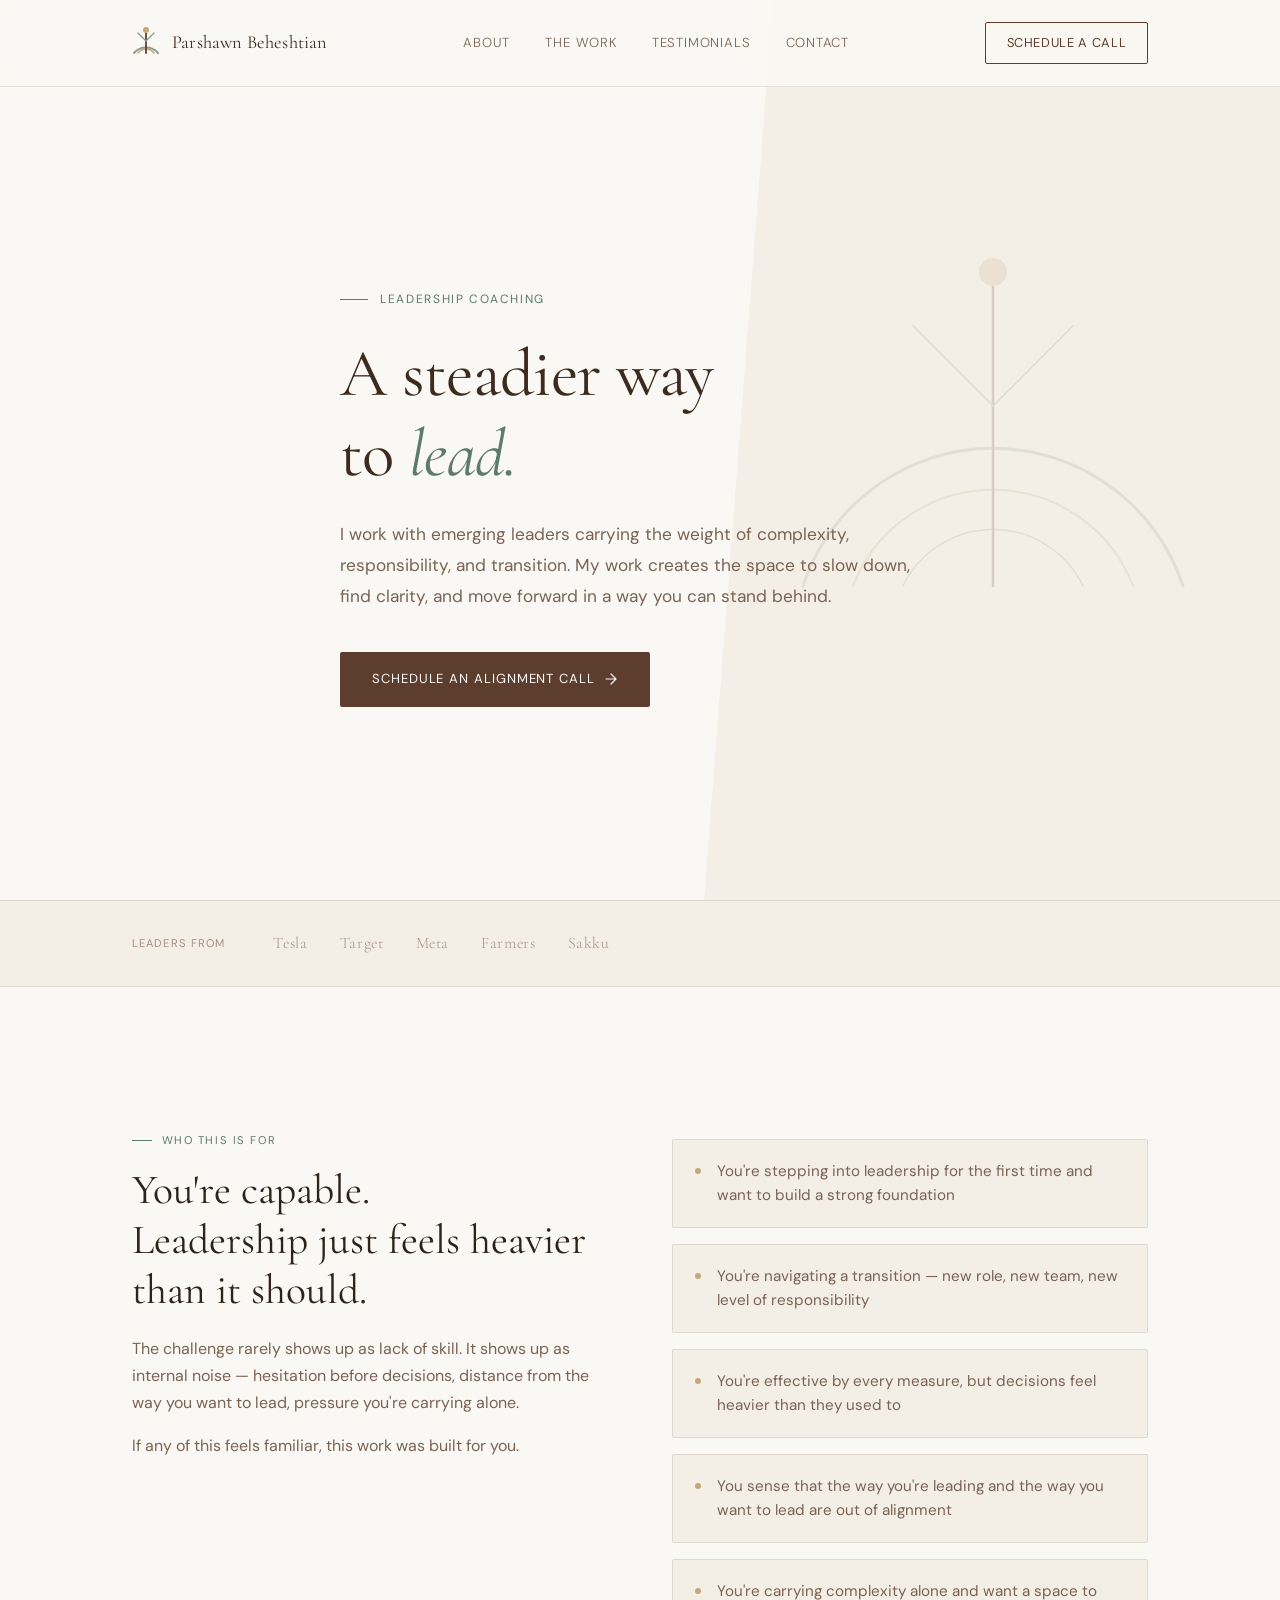
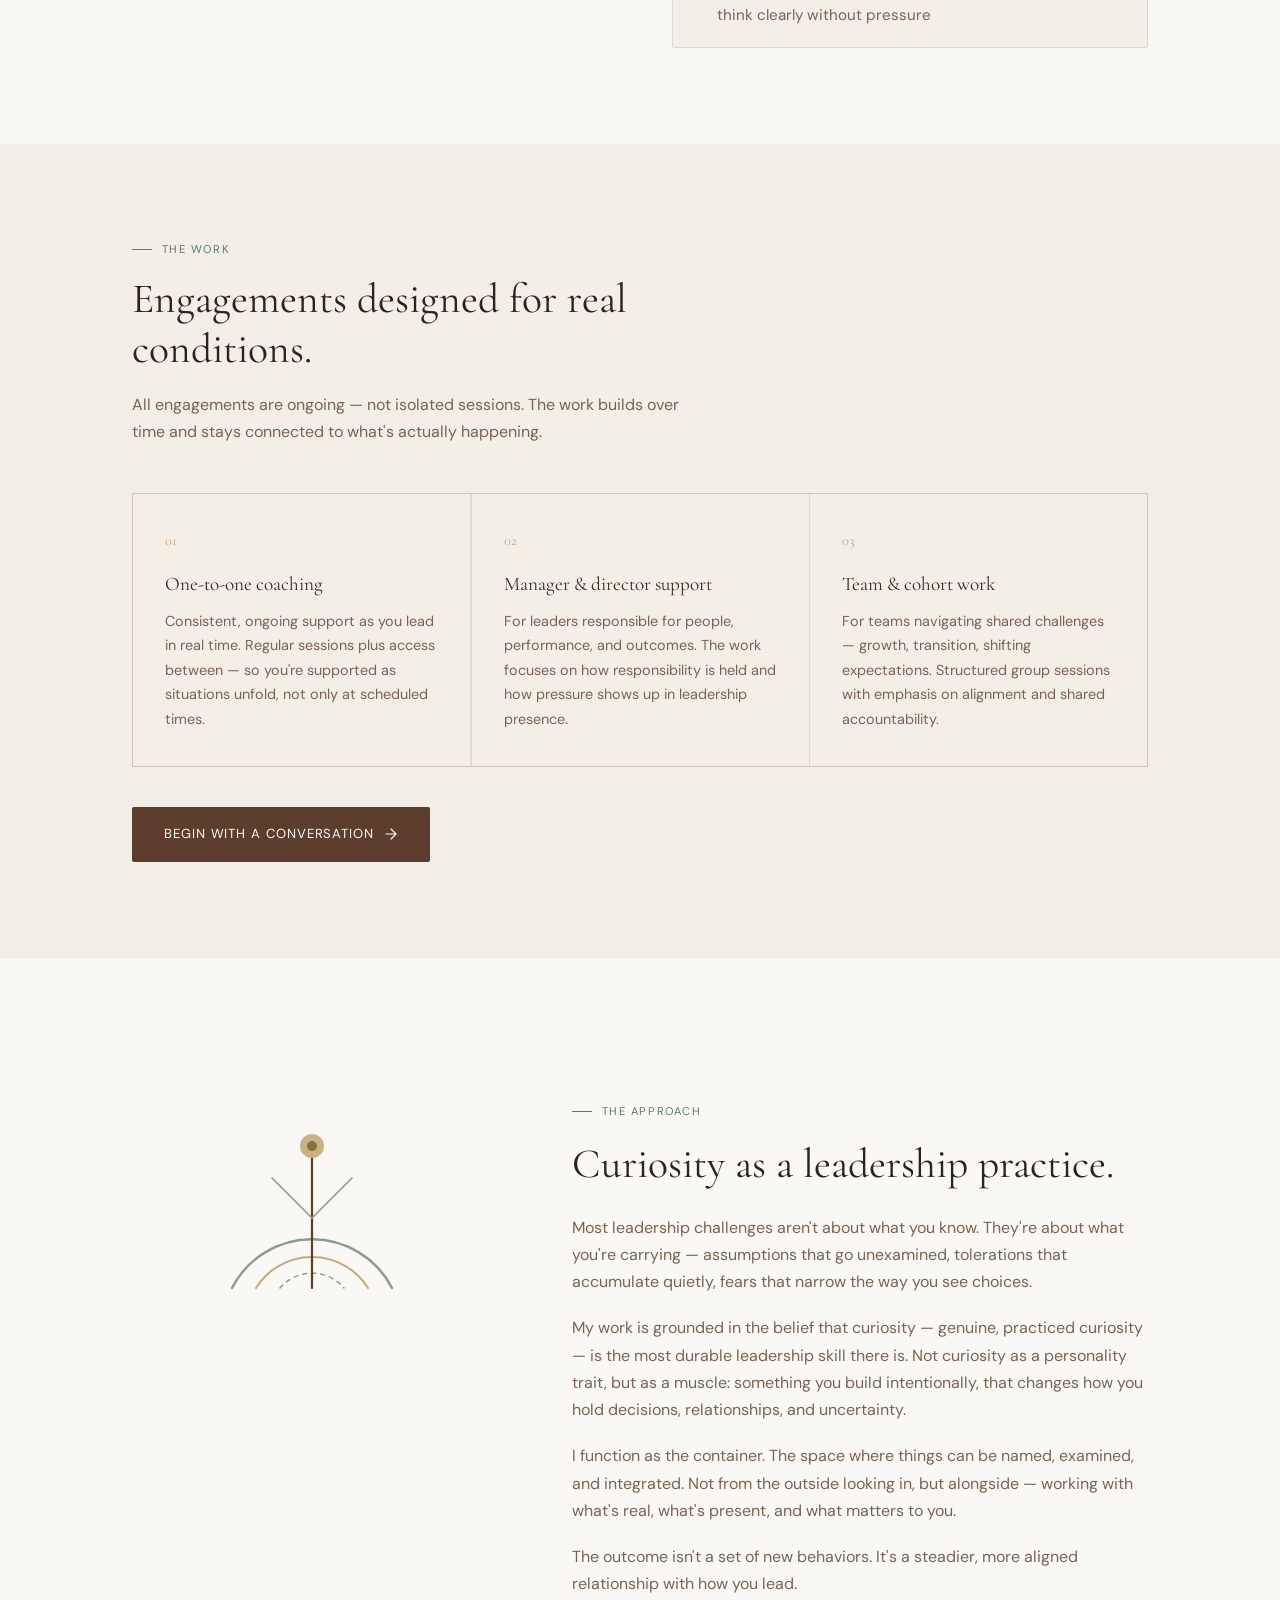
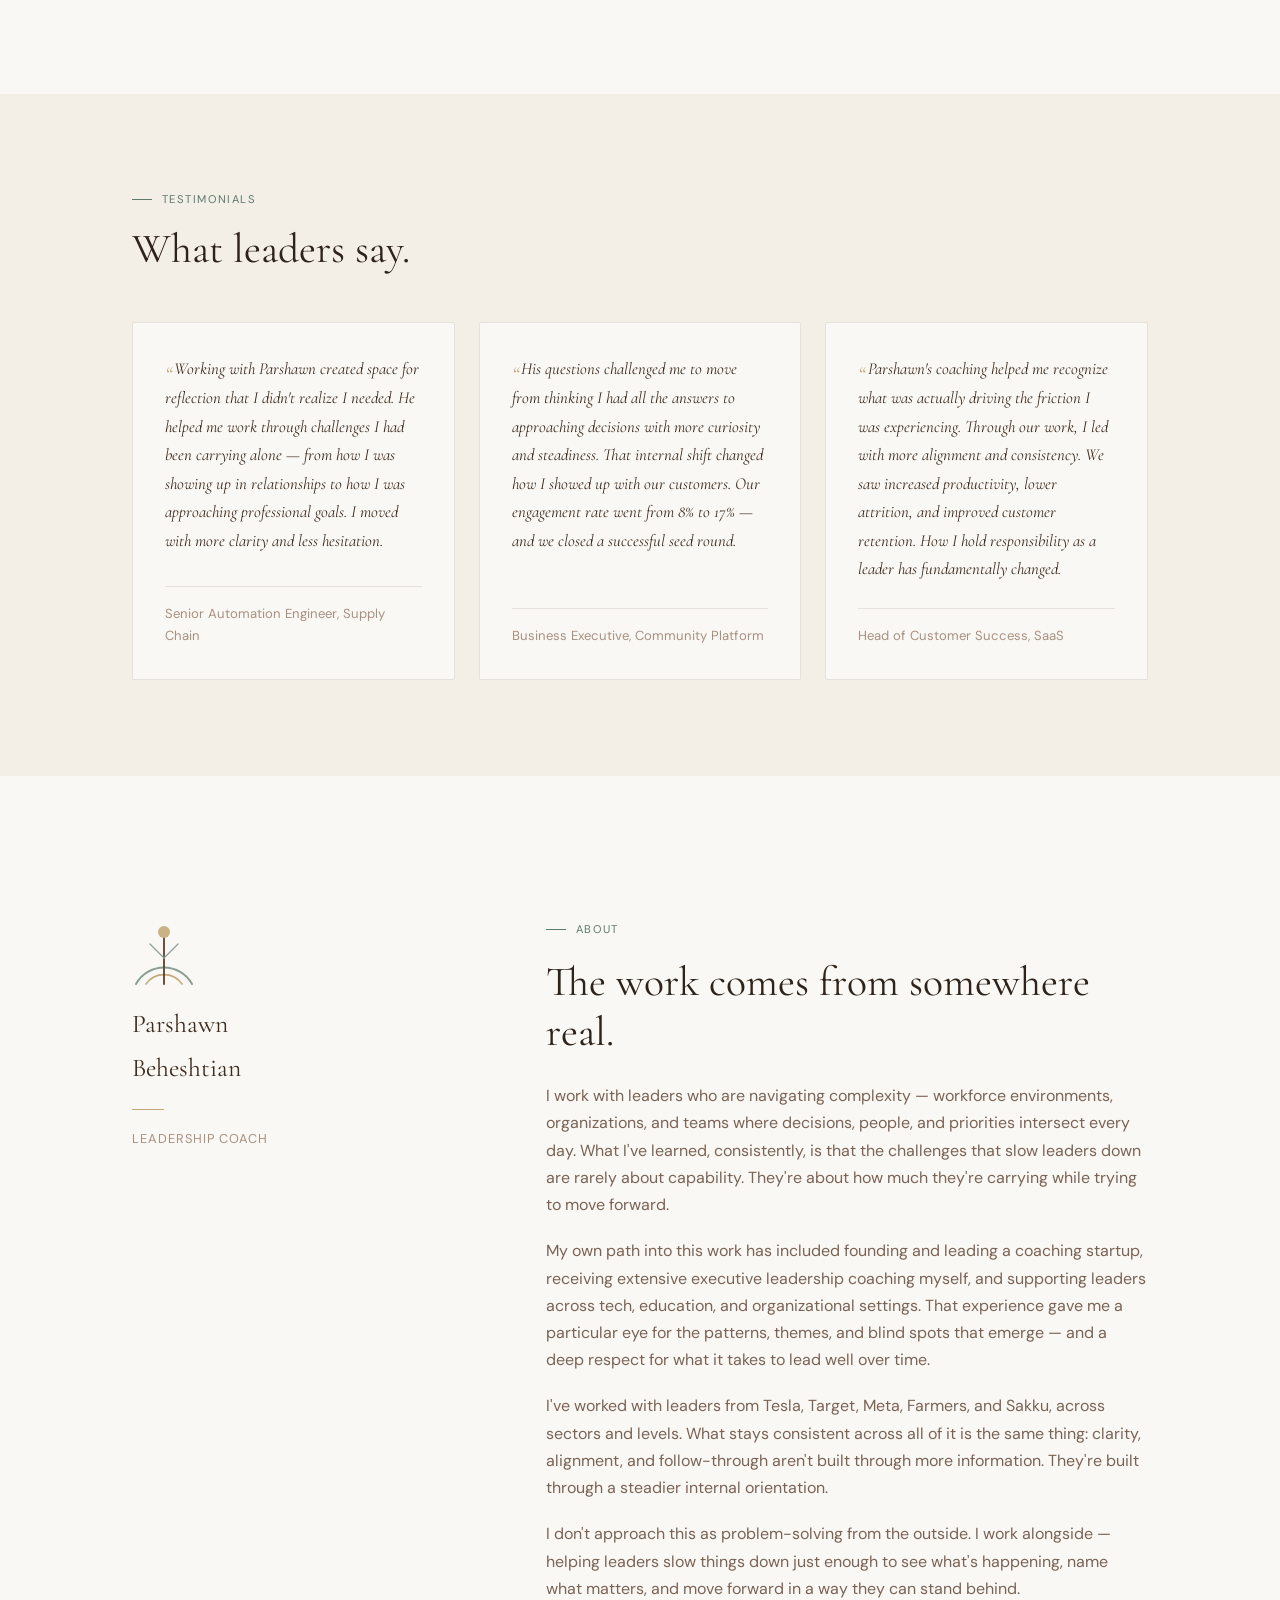
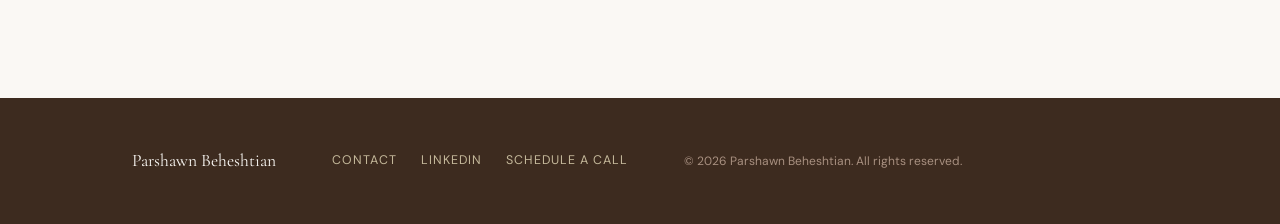
<file: parshawn-website/index.html>
<!DOCTYPE html>
<html lang="en">
<head>
  <meta charset="UTF-8"/>
  <meta name="viewport" content="width=device-width, initial-scale=1.0"/>
  <meta name="description" content="Parshawn Beheshtian — Leadership coaching for emerging leaders navigating complexity, transition, and growth."/>
  <meta name="author" content="Parshawn Beheshtian"/>
  <meta name="robots" content="index, follow"/>
  <link rel="canonical" href="https://parshawn.com/"/>

  <!-- Open Graph -->
  <meta property="og:type" content="website"/>
  <meta property="og:url" content="https://parshawn.com/"/>
  <meta property="og:title" content="Parshawn Beheshtian — Leadership Coaching"/>
  <meta property="og:description" content="I work with emerging leaders navigating complexity, transition, and growth. Coaching that creates space to slow down, find clarity, and move forward."/>
  <meta property="og:image" content="https://parshawn.com/og-image.png"/>
  <meta property="og:site_name" content="Parshawn Beheshtian"/>

  <!-- Twitter Card -->
  <meta name="twitter:card" content="summary_large_image"/>
  <meta name="twitter:title" content="Parshawn Beheshtian — Leadership Coaching"/>
  <meta name="twitter:description" content="I work with emerging leaders navigating complexity, transition, and growth."/>
  <meta name="twitter:image" content="https://parshawn.com/og-image.png"/>

  <title>Parshawn Beheshtian — Leadership Coaching</title>
  <link rel="stylesheet" href="css/style.css"/>
  <link rel="icon" type="image/svg+xml" href="emblem-favicon.svg"/>
</head>
<body>

<!-- ── Navigation ── -->
<nav id="nav">
  <div class="nav-inner">
    <a href="/" class="nav-emblem" aria-label="Home">
      <svg width="28" height="32" viewBox="0 0 28 32" fill="none" xmlns="http://www.w3.org/2000/svg" aria-hidden="true">
        <path d="M2,26 A16,16 0 0,1 26,26" stroke="#8A9E94" stroke-width="2" stroke-linecap="round" fill="none"/>
        <path d="M6,26 A10,10 0 0,1 22,26" stroke="#C4A87A" stroke-width="1.5" stroke-linecap="round" fill="none"/>
        <line x1="14" y1="26" x2="14" y2="6" stroke="#5C3D2E" stroke-width="1.8" stroke-linecap="round"/>
        <line x1="14" y1="14" x2="22" y2="6" stroke="#8A9E94" stroke-width="1.3" stroke-linecap="round"/>
        <line x1="14" y1="14" x2="6" y2="6" stroke="#8A9E94" stroke-width="1.3" stroke-linecap="round"/>
        <circle cx="14" cy="3" r="3" fill="#C4A87A"/>
      </svg>
      <span class="nav-name">Parshawn Beheshtian</span>
    </a>
    <div class="nav-links" id="nav-links">
      <a href="#about">About</a>
      <a href="#work">The Work</a>
      <a href="#testimonials">Testimonials</a>
      <a href="pages/contact.html">Contact</a>
    </div>
    <a href="https://calendly.com/parshawn/discovery" target="_blank" rel="noopener" class="nav-cta">Schedule a call</a>
    <button class="hamburger" id="hamburger" aria-label="Open menu">
      <span></span><span></span><span></span>
    </button>
  </div>
</nav>

<!-- ── Hero ── -->
<section class="hero">
  <div class="container">
    <div class="hero-content">
      <p class="hero-eyebrow">Leadership Coaching</p>
      <h1>A steadier way<br>to <em>lead.</em></h1>
      <p class="hero-body">
        I work with emerging leaders carrying the weight of complexity, responsibility, and transition. My work creates the space to slow down, find clarity, and move forward in a way you can stand behind.
      </p>
      <a href="https://calendly.com/parshawn/discovery" target="_blank" rel="noopener" class="btn-primary">
        Schedule an alignment call
        <svg viewBox="0 0 14 14" fill="none" xmlns="http://www.w3.org/2000/svg">
          <path d="M2 7h10M7 2l5 5-5 5" stroke="currentColor" stroke-width="1.2" stroke-linecap="round" stroke-linejoin="round"/>
        </svg>
      </a>
    </div>
  </div>

  <!-- Large background emblem -->
  <div class="hero-emblem" aria-hidden="true">
    <svg width="420" height="480" viewBox="0 0 420 480" fill="none" xmlns="http://www.w3.org/2000/svg">
      <path d="M20,380 A200,200 0 0,1 400,380" stroke="#8A9E94" stroke-width="3" stroke-linecap="round"/>
      <path d="M70,380 A150,150 0 0,1 350,380" stroke="#C4A87A" stroke-width="2" stroke-linecap="round"/>
      <path d="M120,380 A100,100 0 0,1 300,380" stroke="#8A9E94" stroke-width="1.5" stroke-linecap="round"/>
      <line x1="210" y1="380" x2="210" y2="80" stroke="#5C3D2E" stroke-width="2.5" stroke-linecap="round"/>
      <line x1="210" y1="200" x2="290" y2="120" stroke="#8A9E94" stroke-width="1.8" stroke-linecap="round"/>
      <line x1="210" y1="200" x2="130" y2="120" stroke="#8A9E94" stroke-width="1.8" stroke-linecap="round"/>
      <circle cx="210" cy="66" r="14" fill="#C4A87A"/>
    </svg>
  </div>
</section>

<!-- ── Social Proof ── -->
<div class="proof-bar">
  <div class="proof-inner">
    <span class="proof-label">Leaders from</span>
    <div class="proof-orgs">
      <span>Tesla</span>
      <span>Target</span>
      <span>Meta</span>
      <span>Farmers</span>
      <span>Sakku</span>
    </div>
  </div>
</div>

<!-- ── Who This Is For ── -->
<section class="section for-section" id="for">
  <div class="container">
    <div class="for-grid">
      <div class="for-text fade-in">
        <p class="section-tag">Who this is for</p>
        <h2>You're capable.<br>Leadership just feels heavier than it should.</h2>
        <p style="margin-top: 1.2rem;">The challenge rarely shows up as lack of skill. It shows up as internal noise — hesitation before decisions, distance from the way you want to lead, pressure you're carrying alone.</p>
        <p>If any of this feels familiar, this work was built for you.</p>
      </div>
      <div class="for-signals fade-in">
        <div class="signal-item">
          <div class="signal-dot"></div>
          <p class="signal-text">You're stepping into leadership for the first time and want to build a strong foundation</p>
        </div>
        <div class="signal-item">
          <div class="signal-dot"></div>
          <p class="signal-text">You're navigating a transition — new role, new team, new level of responsibility</p>
        </div>
        <div class="signal-item">
          <div class="signal-dot"></div>
          <p class="signal-text">You're effective by every measure, but decisions feel heavier than they used to</p>
        </div>
        <div class="signal-item">
          <div class="signal-dot"></div>
          <p class="signal-text">You sense that the way you're leading and the way you want to lead are out of alignment</p>
        </div>
        <div class="signal-item">
          <div class="signal-dot"></div>
          <p class="signal-text">You're carrying complexity alone and want a space to think clearly without pressure</p>
        </div>
      </div>
    </div>
  </div>
</section>

<!-- ── The Work ── -->
<section class="section work-section" id="work">
  <div class="container">
    <div class="work-intro fade-in">
      <p class="section-tag">The work</p>
      <h2>Engagements designed for real conditions.</h2>
      <p style="margin-top: 1rem;">All engagements are ongoing — not isolated sessions. The work builds over time and stays connected to what's actually happening.</p>
    </div>
    <div class="work-grid fade-in">
      <div class="work-card">
        <p class="work-num">01</p>
        <h3>One-to-one coaching</h3>
        <p>Consistent, ongoing support as you lead in real time. Regular sessions plus access between — so you're supported as situations unfold, not only at scheduled times.</p>
      </div>
      <div class="work-card">
        <p class="work-num">02</p>
        <h3>Manager &amp; director support</h3>
        <p>For leaders responsible for people, performance, and outcomes. The work focuses on how responsibility is held and how pressure shows up in leadership presence.</p>
      </div>
      <div class="work-card">
        <p class="work-num">03</p>
        <h3>Team &amp; cohort work</h3>
        <p>For teams navigating shared challenges — growth, transition, shifting expectations. Structured group sessions with emphasis on alignment and shared accountability.</p>
      </div>
    </div>
    <div style="margin-top: 2.5rem;" class="fade-in">
      <a href="https://calendly.com/parshawn/discovery" target="_blank" rel="noopener" class="btn-primary">
        Begin with a conversation
        <svg viewBox="0 0 14 14" fill="none" xmlns="http://www.w3.org/2000/svg" width="14" height="14">
          <path d="M2 7h10M7 2l5 5-5 5" stroke="currentColor" stroke-width="1.2" stroke-linecap="round" stroke-linejoin="round"/>
        </svg>
      </a>
    </div>
  </div>
</section>

<!-- ── Approach ── -->
<section class="section approach-section" id="approach">
  <div class="container">
    <div class="approach-grid">
      <div class="approach-emblem-wrap fade-in">
        <svg width="180" height="210" viewBox="0 0 180 210" fill="none" xmlns="http://www.w3.org/2000/svg" role="img" aria-label="Parshawn Beheshtian coaching emblem — The Open Ground">
          <path d="M10,170 A90,90 0 0,1 170,170" stroke="#8A9E94" stroke-width="2.5" stroke-linecap="round"/>
          <path d="M34,170 A66,66 0 0,1 146,170" stroke="#C4A87A" stroke-width="2" stroke-linecap="round"/>
          <path d="M58,170 A42,42 0 0,1 122,170" stroke="#8A9E94" stroke-width="1.5" stroke-linecap="round" stroke-dasharray="4,5"/>
          <line x1="90" y1="170" x2="90" y2="40" stroke="#5C3D2E" stroke-width="2.2" stroke-linecap="round"/>
          <line x1="90" y1="100" x2="130" y2="60" stroke="#8A9E94" stroke-width="1.6" stroke-linecap="round"/>
          <line x1="90" y1="100" x2="50" y2="60" stroke="#8A9E94" stroke-width="1.6" stroke-linecap="round"/>
          <circle cx="90" cy="28" r="12" fill="#C4A87A" opacity="0.9"/>
          <circle cx="90" cy="28" r="5" fill="#8C6E3A"/>
        </svg>
      </div>
      <div class="approach-body fade-in">
        <p class="section-tag">The approach</p>
        <h2>Curiosity as a leadership practice.</h2>
        <p style="margin-top: 1.2rem;">Most leadership challenges aren't about what you know. They're about what you're carrying — assumptions that go unexamined, tolerations that accumulate quietly, fears that narrow the way you see choices.</p>
        <p>My work is grounded in the belief that curiosity — genuine, practiced curiosity — is the most durable leadership skill there is. Not curiosity as a personality trait, but as a muscle: something you build intentionally, that changes how you hold decisions, relationships, and uncertainty.</p>
        <p>I function as the container. The space where things can be named, examined, and integrated. Not from the outside looking in, but alongside — working with what's real, what's present, and what matters to you.</p>
        <p>The outcome isn't a set of new behaviors. It's a steadier, more aligned relationship with how you lead.</p>
      </div>
    </div>
  </div>
</section>

<!-- ── Testimonials ── -->
<section class="section testimonials-section" id="testimonials">
  <div class="container">
    <div class="testimonials-header fade-in">
      <p class="section-tag">Testimonials</p>
      <h2>What leaders say.</h2>
    </div>
    <div class="testimonials-grid">
      <div class="testimonial-card fade-in">
        <p class="testimonial-quote">Working with Parshawn created space for reflection that I didn't realize I needed. He helped me work through challenges I had been carrying alone — from how I was showing up in relationships to how I was approaching professional goals. I moved with more clarity and less hesitation.</p>
        <div class="testimonial-meta">
          <p class="testimonial-role">Senior Automation Engineer, Supply Chain</p>
        </div>
      </div>
      <div class="testimonial-card fade-in">
        <p class="testimonial-quote">His questions challenged me to move from thinking I had all the answers to approaching decisions with more curiosity and steadiness. That internal shift changed how I showed up with our customers. Our engagement rate went from 8% to 17% — and we closed a successful seed round.</p>
        <div class="testimonial-meta">
          <p class="testimonial-role">Business Executive, Community Platform</p>
        </div>
      </div>
      <div class="testimonial-card fade-in">
        <p class="testimonial-quote">Parshawn's coaching helped me recognize what was actually driving the friction I was experiencing. Through our work, I led with more alignment and consistency. We saw increased productivity, lower attrition, and improved customer retention. How I hold responsibility as a leader has fundamentally changed.</p>
        <div class="testimonial-meta">
          <p class="testimonial-role">Head of Customer Success, SaaS</p>
        </div>
      </div>
    </div>
  </div>
</section>

<!-- ── About ── -->
<section class="section about-section" id="about">
  <div class="container">
    <div class="about-grid">
      <div class="about-aside fade-in">
        <svg width="64" height="74" viewBox="0 0 64 74" fill="none" xmlns="http://www.w3.org/2000/svg" aria-hidden="true">
          <path d="M4,64 A32,32 0 0,1 60,64" stroke="#8A9E94" stroke-width="2" stroke-linecap="round"/>
          <path d="M14,64 A22,22 0 0,1 50,64" stroke="#C4A87A" stroke-width="1.6" stroke-linecap="round"/>
          <line x1="32" y1="64" x2="32" y2="18" stroke="#5C3D2E" stroke-width="1.8" stroke-linecap="round"/>
          <line x1="32" y1="38" x2="46" y2="24" stroke="#8A9E94" stroke-width="1.2" stroke-linecap="round"/>
          <line x1="32" y1="38" x2="18" y2="24" stroke="#8A9E94" stroke-width="1.2" stroke-linecap="round"/>
          <circle cx="32" cy="12" r="6" fill="#C4A87A" opacity="0.9"/>
        </svg>
        <p class="about-aside-name">Parshawn<br>Beheshtian</p>
        <div class="about-aside-divider"></div>
        <p class="about-aside-title">Leadership Coach</p>
      </div>
      <div class="about-body fade-in">
        <p class="section-tag">About</p>
        <h2 style="margin-bottom: 1.5rem;">The work comes from somewhere real.</h2>
        <p>I work with leaders who are navigating complexity — workforce environments, organizations, and teams where decisions, people, and priorities intersect every day. What I've learned, consistently, is that the challenges that slow leaders down are rarely about capability. They're about how much they're carrying while trying to move forward.</p>
        <p>My own path into this work has included founding and leading a coaching startup, receiving extensive executive leadership coaching myself, and supporting leaders across tech, education, and organizational settings. That experience gave me a particular eye for the patterns, themes, and blind spots that emerge — and a deep respect for what it takes to lead well over time.</p>
        <p>I've worked with leaders from Tesla, Target, Meta, Farmers, and Sakku, across sectors and levels. What stays consistent across all of it is the same thing: clarity, alignment, and follow-through aren't built through more information. They're built through a steadier internal orientation.</p>
        <p>I don't approach this as problem-solving from the outside. I work alongside — helping leaders slow things down just enough to see what's happening, name what matters, and move forward in a way they can stand behind.</p>
      </div>
    </div>
  </div>
</section>

<!-- ── Footer ── -->
<footer>
  <div class="footer-inner">
    <span class="footer-name">Parshawn Beheshtian</span>
    <div class="footer-links">
      <a href="pages/contact.html">Contact</a>
      <a href="https://linkedin.com/in/parshawn-beheshtian" target="_blank" rel="noopener">LinkedIn</a>
      <a href="https://calendly.com/parshawn/discovery" target="_blank" rel="noopener">Schedule a call</a>
    </div>
    <p class="footer-copy">© 2026 Parshawn Beheshtian. All rights reserved.</p>
  </div>
</footer>

<script src="js/main.js"></script>
</body>
</html>
</file>
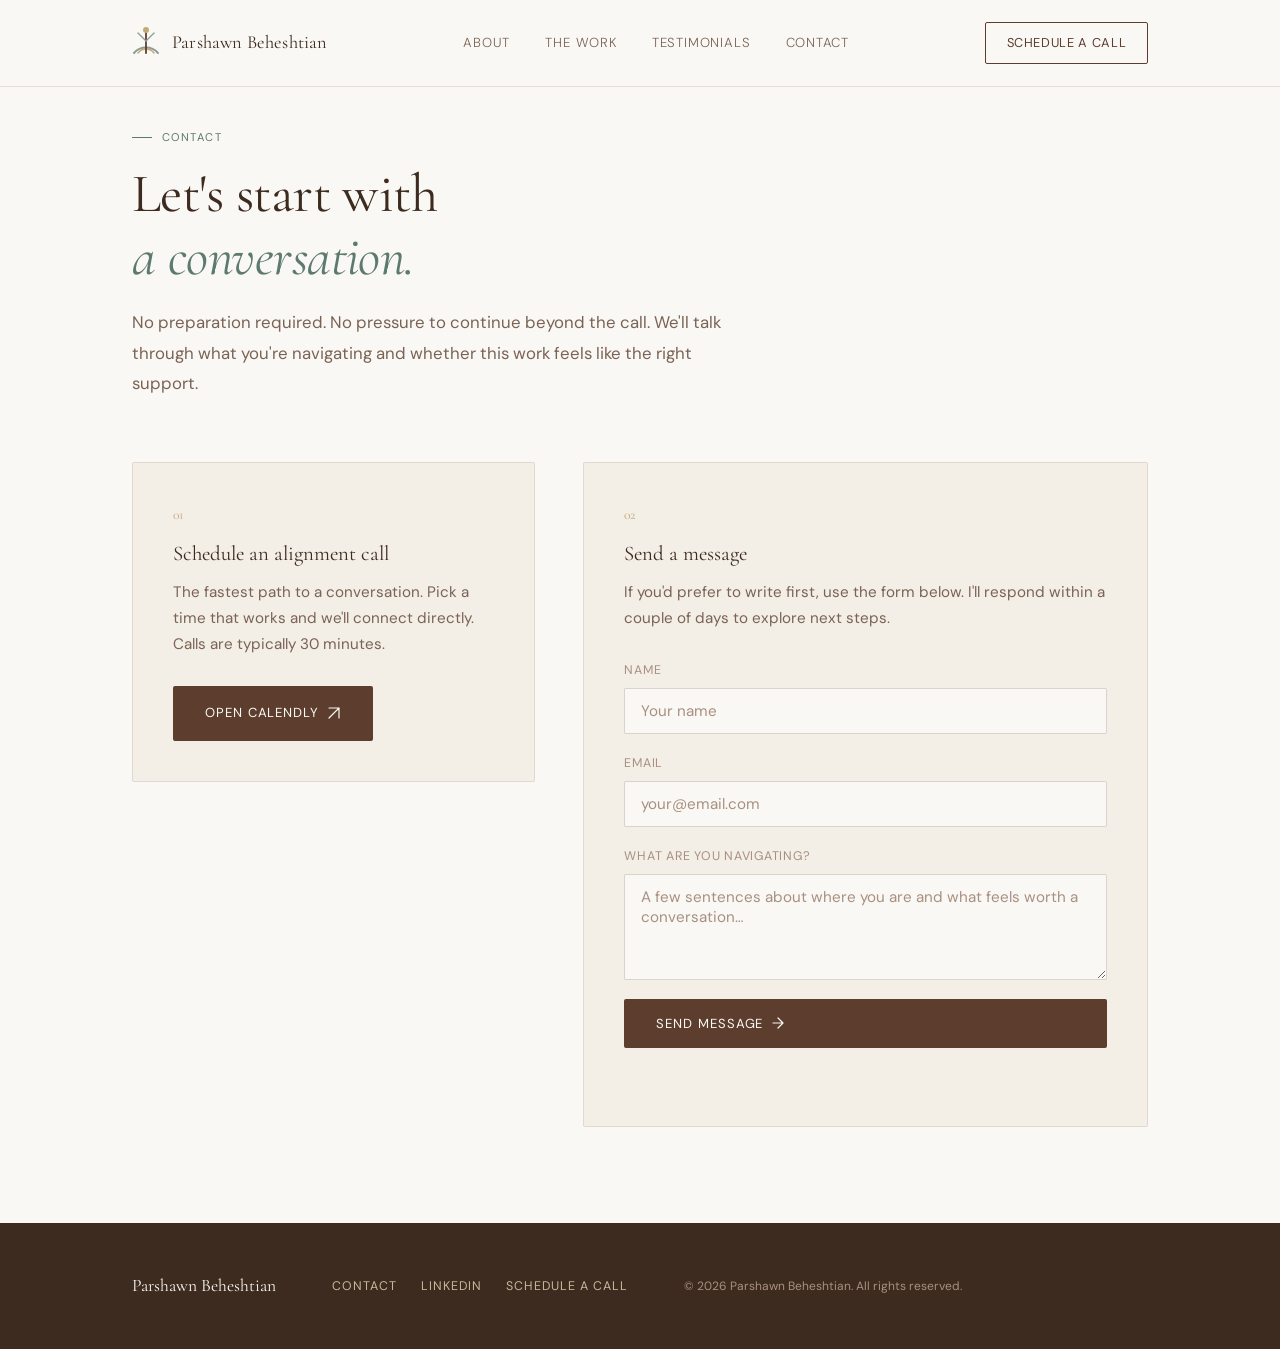
<file: parshawn-website/pages/contact.html>
<!DOCTYPE html>
<html lang="en">
<head>
  <meta charset="UTF-8"/>
  <meta name="viewport" content="width=device-width, initial-scale=1.0"/>
  <meta name="description" content="Get in touch with Parshawn Beheshtian — schedule an alignment call or send a message."/>
  <meta name="author" content="Parshawn Beheshtian"/>
  <meta name="robots" content="index, follow"/>
  <link rel="canonical" href="https://parshawn.com/pages/contact.html"/>

  <!-- Open Graph -->
  <meta property="og:type" content="website"/>
  <meta property="og:url" content="https://parshawn.com/pages/contact.html"/>
  <meta property="og:title" content="Contact — Parshawn Beheshtian"/>
  <meta property="og:description" content="Schedule an alignment call or send a message. No preparation required."/>
  <meta property="og:image" content="https://parshawn.com/og-image.png"/>
  <meta property="og:site_name" content="Parshawn Beheshtian"/>

  <title>Contact — Parshawn Beheshtian</title>
  <link rel="stylesheet" href="../css/style.css"/>
  <link rel="stylesheet" href="../css/contact.css"/>
  <link rel="icon" type="image/svg+xml" href="../emblem-favicon.svg"/>
</head>
<body>

<nav id="nav">
  <div class="nav-inner">
    <a href="../index.html" class="nav-emblem" aria-label="Home">
      <svg width="28" height="32" viewBox="0 0 28 32" fill="none" xmlns="http://www.w3.org/2000/svg" aria-hidden="true">
        <path d="M2,26 A16,16 0 0,1 26,26" stroke="#8A9E94" stroke-width="2" stroke-linecap="round" fill="none"/>
        <path d="M6,26 A10,10 0 0,1 22,26" stroke="#C4A87A" stroke-width="1.5" stroke-linecap="round" fill="none"/>
        <line x1="14" y1="26" x2="14" y2="6" stroke="#5C3D2E" stroke-width="1.8" stroke-linecap="round"/>
        <line x1="14" y1="14" x2="22" y2="6" stroke="#8A9E94" stroke-width="1.3" stroke-linecap="round"/>
        <line x1="14" y1="14" x2="6" y2="6" stroke="#8A9E94" stroke-width="1.3" stroke-linecap="round"/>
        <circle cx="14" cy="3" r="3" fill="#C4A87A"/>
      </svg>
      <span class="nav-name">Parshawn Beheshtian</span>
    </a>
    <div class="nav-links" id="nav-links">
      <a href="../index.html#about">About</a>
      <a href="../index.html#work">The Work</a>
      <a href="../index.html#testimonials">Testimonials</a>
      <a href="contact.html">Contact</a>
    </div>
    <a href="https://calendly.com/parshawn/discovery" target="_blank" rel="noopener" class="nav-cta">Schedule a call</a>
    <button class="hamburger" id="hamburger" aria-label="Open menu">
      <span></span><span></span><span></span>
    </button>
  </div>
</nav>

<main class="contact-main">
  <div class="container">

    <div class="contact-header fade-in">
      <p class="section-tag">Contact</p>
      <h1 class="contact-h1">Let's start with<br><em>a conversation.</em></h1>
      <p class="contact-intro">No preparation required. No pressure to continue beyond the call. We'll talk through what you're navigating and whether this work feels like the right support.</p>
    </div>

    <div class="contact-grid">

      <!-- Option A: Calendly -->
      <div class="contact-card fade-in">
        <div class="contact-card-num">01</div>
        <h3>Schedule an alignment call</h3>
        <p>The fastest path to a conversation. Pick a time that works and we'll connect directly. Calls are typically 30 minutes.</p>
        <a href="https://calendly.com/parshawn/discovery" target="_blank" rel="noopener" class="btn-primary contact-btn">
          Open Calendly
          <svg viewBox="0 0 14 14" fill="none" xmlns="http://www.w3.org/2000/svg" width="14" height="14">
            <path d="M2 2h10v10M12 2L2 12" stroke="currentColor" stroke-width="1.2" stroke-linecap="round" stroke-linejoin="round"/>
          </svg>
        </a>
      </div>

      <!-- Option B: Email form -->
      <div class="contact-card fade-in">
        <div class="contact-card-num">02</div>
        <h3>Send a message</h3>
        <p>If you'd prefer to write first, use the form below. I'll respond within a couple of days to explore next steps.</p>
        <form class="contact-form" id="contact-form" action="https://formspree.io/f/mqejgnkz" method="POST">
          <div class="form-group">
            <label for="name">Name</label>
            <input type="text" id="name" name="name" placeholder="Your name" required/>
          </div>
          <div class="form-group">
            <label for="email">Email</label>
            <input type="email" id="email" name="email" placeholder="your@email.com" required/>
          </div>
          <div class="form-group">
            <label for="context">What are you navigating?</label>
            <textarea id="context" name="context" rows="4" placeholder="A few sentences about where you are and what feels worth a conversation…"></textarea>
          </div>
          <button type="submit" class="btn-primary contact-btn">
            Send message
            <svg viewBox="0 0 14 14" fill="none" xmlns="http://www.w3.org/2000/svg" width="14" height="14">
              <path d="M2 7h10M7 2l5 5-5 5" stroke="currentColor" stroke-width="1.2" stroke-linecap="round" stroke-linejoin="round"/>
            </svg>
          </button>
          <p class="form-note" id="form-status"></p>
        </form>
      </div>

    </div>
  </div>
</main>

<footer>
  <div class="footer-inner">
    <span class="footer-name">Parshawn Beheshtian</span>
    <div class="footer-links">
      <a href="contact.html">Contact</a>
      <a href="https://linkedin.com/in/parshawn-beheshtian" target="_blank" rel="noopener">LinkedIn</a>
      <a href="https://calendly.com/parshawn/discovery" target="_blank" rel="noopener">Schedule a call</a>
    </div>
    <p class="footer-copy">© 2026 Parshawn Beheshtian. All rights reserved.</p>
  </div>
</footer>

<script src="../js/main.js"></script>
<script src="../js/contact.js"></script>
</body>
</html>
</file>
<file: parshawn-website/css/style.css>
@import url('https://fonts.googleapis.com/css2?family=Cormorant+Garamond:ital,wght@0,300;0,400;0,500;1,300;1,400&family=DM+Sans:wght@300;400;500&display=swap');

:root {
  --bg-primary:    #FAF8F4;
  --bg-surface:    #F3EEE6;
  --bg-muted:      #EBE4D8;
  --sage:          #8A9E94;
  --sage-light:    #B8C9C2;
  --sage-dark:     #5C7A6E;
  --gold:          #C4A87A;
  --gold-light:    #DCC9A0;
  --gold-dark:     #8C6E3A;
  --earth:         #5C3D2E;
  --earth-deep:    #3D2B1F;
  --stone:         #C4B89A;
  --text-primary:  #2E231A;
  --text-secondary:#7A6355;
  --text-muted:    #A89080;
  --border:        rgba(92, 61, 46, 0.12);
  --border-medium: rgba(92, 61, 46, 0.2);
  --serif: 'Cormorant Garamond', Georgia, serif;
  --sans:  'DM Sans', system-ui, sans-serif;
  --transition: 0.3s ease;
}

*, *::before, *::after { box-sizing: border-box; margin: 0; padding: 0; }

html { scroll-behavior: smooth; font-size: 16px; }

body {
  font-family: var(--sans);
  background: var(--bg-primary);
  color: var(--text-primary);
  line-height: 1.7;
  -webkit-font-smoothing: antialiased;
}

/* ── Typography ── */
h1, h2, h3 { font-family: var(--serif); font-weight: 400; line-height: 1.2; }
h1 { font-size: clamp(2.6rem, 6vw, 4.2rem); letter-spacing: -0.01em; }
h2 { font-size: clamp(1.8rem, 4vw, 2.6rem); }
h3 { font-size: clamp(1.2rem, 2.5vw, 1.5rem); }
p  { font-size: 1rem; color: var(--text-secondary); max-width: 58ch; }

a { color: inherit; text-decoration: none; }

/* ── Layout ── */
.container { max-width: 1080px; margin: 0 auto; padding: 0 2rem; }
.section    { padding: 6rem 0; }
.section-sm { padding: 4rem 0; }

/* ── Nav ── */
nav {
  position: fixed; top: 0; left: 0; right: 0; z-index: 100;
  padding: 1.4rem 0;
  background: rgba(250, 248, 244, 0.92);
  backdrop-filter: blur(12px);
  border-bottom: 0.5px solid var(--border);
  transition: var(--transition);
}
.nav-inner {
  display: flex; align-items: center; justify-content: space-between;
  max-width: 1080px; margin: 0 auto; padding: 0 2rem;
}
.nav-emblem { display: flex; align-items: center; gap: 0.75rem; }
.nav-name   { font-family: var(--serif); font-size: 1.15rem; font-weight: 400; color: var(--earth-deep); letter-spacing: 0.01em; }
.nav-links  { display: flex; gap: 2.2rem; align-items: center; }
.nav-links a { font-size: 0.82rem; font-weight: 300; letter-spacing: 0.06em; text-transform: uppercase; color: var(--text-secondary); transition: color var(--transition); }
.nav-links a:hover { color: var(--earth); }
.nav-cta {
  font-size: 0.8rem; font-weight: 400; letter-spacing: 0.05em; text-transform: uppercase;
  padding: 0.55rem 1.3rem; border: 0.5px solid var(--earth);
  color: var(--earth); border-radius: 2px;
  transition: background var(--transition), color var(--transition);
}
.nav-cta:hover { background: var(--earth); color: var(--bg-primary); }

/* ── Hero ── */
.hero {
  min-height: 100vh;
  display: flex; align-items: center;
  background: var(--bg-primary);
  padding-top: 6rem;
  position: relative;
  overflow: hidden;
}
.hero::before {
  content: '';
  position: absolute; top: 0; right: 0;
  width: 45%; height: 100%;
  background: var(--bg-surface);
  clip-path: polygon(12% 0, 100% 0, 100% 100%, 0% 100%);
}
.hero-content { position: relative; z-index: 1; max-width: 600px; }
.hero-eyebrow {
  font-size: 0.75rem; font-weight: 400; letter-spacing: 0.14em; text-transform: uppercase;
  color: var(--sage-dark); margin-bottom: 1.5rem;
  display: flex; align-items: center; gap: 0.75rem;
}
.hero-eyebrow::before {
  content: ''; display: block;
  width: 28px; height: 0.5px; background: var(--sage-dark);
}
.hero h1 { color: var(--earth-deep); margin-bottom: 1.5rem; }
.hero h1 em { font-style: italic; color: var(--sage-dark); }
.hero-body { font-size: 1.08rem; line-height: 1.8; margin-bottom: 2.5rem; max-width: 50ch; }
.btn-primary {
  display: inline-flex; align-items: center; gap: 0.6rem;
  background: var(--earth); color: var(--bg-primary);
  font-family: var(--sans); font-size: 0.82rem; font-weight: 400;
  letter-spacing: 0.07em; text-transform: uppercase;
  padding: 1rem 2rem; border: none; border-radius: 2px; cursor: pointer;
  transition: background var(--transition), transform var(--transition);
}
.btn-primary:hover { background: var(--earth-deep); transform: translateY(-1px); }
.btn-primary svg { width: 14px; height: 14px; }

/* Hero emblem large */
.hero-emblem {
  position: absolute; right: 6%; top: 50%;
  transform: translateY(-50%);
  opacity: 0.18; z-index: 0;
}

/* ── Social Proof Bar ── */
.proof-bar {
  padding: 1.8rem 0;
  background: var(--bg-surface);
  border-top: 0.5px solid var(--border);
  border-bottom: 0.5px solid var(--border);
}
.proof-inner {
  display: flex; align-items: center; gap: 3rem; flex-wrap: wrap;
  max-width: 1080px; margin: 0 auto; padding: 0 2rem;
}
.proof-label { font-size: 0.7rem; letter-spacing: 0.1em; text-transform: uppercase; color: var(--text-muted); white-space: nowrap; }
.proof-orgs  { display: flex; gap: 2rem; flex-wrap: wrap; align-items: center; }
.proof-orgs span {
  font-family: var(--serif); font-size: 1rem; font-weight: 300;
  color: var(--text-muted); letter-spacing: 0.04em;
  transition: color var(--transition);
}
.proof-orgs span:hover { color: var(--earth); }

/* ── Section labels ── */
.section-tag {
  font-size: 0.7rem; letter-spacing: 0.14em; text-transform: uppercase;
  color: var(--sage-dark); margin-bottom: 1rem;
  display: flex; align-items: center; gap: 0.6rem;
}
.section-tag::before {
  content: ''; display: block;
  width: 20px; height: 0.5px; background: var(--sage-dark);
}

/* ── Who this is for ── */
.for-section { background: var(--bg-primary); }
.for-grid {
  display: grid; grid-template-columns: 1fr 1fr;
  gap: 4rem; align-items: start; margin-top: 3rem;
}
.for-text h2 { margin-bottom: 1.2rem; }
.for-text p  { margin-bottom: 1rem; }
.for-signals { display: flex; flex-direction: column; gap: 1rem; padding-top: 0.5rem; }
.signal-item {
  display: flex; align-items: flex-start; gap: 1rem;
  padding: 1.2rem 1.4rem;
  border: 0.5px solid var(--border);
  border-radius: 2px;
  background: var(--bg-surface);
  transition: border-color var(--transition);
}
.signal-item:hover { border-color: var(--border-medium); }
.signal-dot { width: 6px; height: 6px; border-radius: 50%; background: var(--gold); margin-top: 0.55rem; flex-shrink: 0; }
.signal-text { font-size: 0.95rem; color: var(--text-secondary); line-height: 1.6; }

/* ── The Work ── */
.work-section { background: var(--bg-surface); }
.work-intro { max-width: 52ch; margin-bottom: 3rem; }
.work-intro h2 { margin-bottom: 1rem; }
.work-grid {
  display: grid; grid-template-columns: repeat(3, 1fr);
  gap: 1.5px; background: var(--border);
  border: 0.5px solid var(--border);
}
.work-card {
  background: var(--bg-surface); padding: 2.2rem 2rem;
  transition: background var(--transition);
}
.work-card:hover { background: var(--bg-primary); }
.work-num { font-family: var(--serif); font-size: 0.85rem; color: var(--gold); margin-bottom: 1.2rem; }
.work-card h3 { font-size: 1.2rem; margin-bottom: 0.8rem; color: var(--earth-deep); }
.work-card p  { font-size: 0.9rem; line-height: 1.7; }

/* ── Approach ── */
.approach-section { background: var(--bg-primary); }
.approach-grid {
  display: grid; grid-template-columns: 1fr 1.6fr;
  gap: 5rem; align-items: start; margin-top: 3rem;
}
.approach-emblem-wrap { display: flex; justify-content: center; padding-top: 1rem; }
.approach-body h2 { margin-bottom: 1.5rem; }
.approach-body p { margin-bottom: 1.2rem; }
.approach-body p:last-child { margin-bottom: 0; }

/* ── Testimonials ── */
.testimonials-section { background: var(--bg-surface); }
.testimonials-header { margin-bottom: 3rem; }
.testimonials-header h2 { margin-bottom: 0.5rem; }
.testimonials-grid { display: grid; grid-template-columns: repeat(3, 1fr); gap: 1.5rem; }
.testimonial-card {
  background: var(--bg-primary);
  border: 0.5px solid var(--border);
  padding: 2rem; border-radius: 2px;
  display: flex; flex-direction: column; gap: 1.5rem;
}
.testimonial-quote {
  font-family: var(--serif); font-size: 1.05rem; font-style: italic;
  line-height: 1.7; color: var(--earth-deep);
  flex: 1;
}
.testimonial-quote::before { content: '\201C'; font-size: 1.4rem; color: var(--gold); line-height: 0; vertical-align: -0.3em; margin-right: 0.1em; }
.testimonial-meta { border-top: 0.5px solid var(--border); padding-top: 1rem; }
.testimonial-role { font-size: 0.82rem; color: var(--text-muted); }

/* ── About ── */
.about-section { background: var(--bg-primary); }
.about-grid {
  display: grid; grid-template-columns: 1fr 1.8fr;
  gap: 5rem; align-items: start; margin-top: 3rem;
}
.about-aside { position: sticky; top: 7rem; }
.about-aside-name { font-family: var(--serif); font-size: 1.6rem; color: var(--earth-deep); margin-bottom: 0.4rem; }
.about-aside-title { font-size: 0.8rem; letter-spacing: 0.08em; text-transform: uppercase; color: var(--text-muted); }
.about-aside-divider { width: 32px; height: 0.5px; background: var(--gold); margin: 1.2rem 0; }
.about-body p { margin-bottom: 1.2rem; }
.about-body p:last-child { margin-bottom: 0; }

/* ── Footer ── */
footer {
  background: var(--earth-deep); color: var(--stone);
  padding: 3rem 0;
}
.footer-inner {
  display: flex; justify-content: space-between; align-items: center; flex-wrap: wrap; gap: 1.5rem;
  max-width: 1080px; margin: 0 auto; padding: 0 2rem;
}
.footer-name { font-family: var(--serif); font-size: 1.1rem; color: var(--bg-primary); }
.footer-links { display: flex; gap: 1.5rem; }
.footer-links a { font-size: 0.78rem; letter-spacing: 0.08em; text-transform: uppercase; color: var(--stone); transition: color var(--transition); }
.footer-links a:hover { color: var(--gold-light); }
.footer-copy { font-size: 0.75rem; color: var(--text-muted); width: 100%; }

/* ── Fade-in on scroll ── */
.fade-in { opacity: 0; transform: translateY(18px); transition: opacity 0.65s ease, transform 0.65s ease; }
.fade-in.visible { opacity: 1; transform: none; }

/* ── Mobile ── */
.hamburger { display: none; background: none; border: none; cursor: pointer; padding: 4px; }
.hamburger span { display: block; width: 22px; height: 0.5px; background: var(--earth); margin: 5px 0; transition: var(--transition); }

@media (max-width: 900px) {
  .for-grid, .approach-grid, .about-grid { grid-template-columns: 1fr; gap: 2.5rem; }
  .work-grid { grid-template-columns: 1fr; }
  .testimonials-grid { grid-template-columns: 1fr; }
  .hero::before { display: none; }
  .hero-emblem { display: none; }
  .about-aside { position: static; }
}
@media (max-width: 640px) {
  .nav-links { display: none; }
  .hamburger { display: block; }
  .nav-links.open {
    display: flex; flex-direction: column;
    position: absolute; top: 100%; left: 0; right: 0;
    background: var(--bg-primary);
    border-bottom: 0.5px solid var(--border);
    padding: 1.5rem 2rem; gap: 1.2rem;
  }
  .proof-inner { gap: 1.2rem; }
  .for-signals { gap: 0.8rem; }
}
</file>
<file: parshawn-website/css/contact.css>
.contact-main {
  min-height: 100vh;
  padding-top: 8rem;
  padding-bottom: 6rem;
}

.contact-header {
  max-width: 600px;
  margin-bottom: 4rem;
}

.contact-h1 {
  font-size: clamp(2.2rem, 5vw, 3.4rem);
  color: var(--earth-deep);
  margin: 0.8rem 0 1.2rem;
  line-height: 1.15;
}
.contact-h1 em { font-style: italic; color: var(--sage-dark); }

.contact-intro {
  font-size: 1.05rem;
  line-height: 1.8;
  color: var(--text-secondary);
  max-width: 52ch;
}

.contact-grid {
  display: grid;
  grid-template-columns: 1fr 1.4fr;
  gap: 3rem;
  align-items: start;
}

.contact-card {
  background: var(--bg-surface);
  border: 0.5px solid var(--border);
  border-radius: 2px;
  padding: 2.5rem;
}

.contact-card-num {
  font-family: var(--serif);
  font-size: 0.85rem;
  color: var(--gold);
  margin-bottom: 1rem;
}

.contact-card h3 {
  font-size: 1.3rem;
  color: var(--earth-deep);
  margin-bottom: 0.8rem;
}

.contact-card > p {
  font-size: 0.95rem;
  line-height: 1.7;
  margin-bottom: 1.8rem;
}

.contact-btn {
  display: inline-flex;
  align-items: center;
  gap: 0.5rem;
}

/* Form */
.contact-form { display: flex; flex-direction: column; gap: 1.2rem; }

.form-group { display: flex; flex-direction: column; gap: 0.4rem; }

.form-group label {
  font-size: 0.78rem;
  letter-spacing: 0.06em;
  text-transform: uppercase;
  color: var(--text-muted);
  font-weight: 400;
}

.form-group input,
.form-group textarea {
  font-family: var(--sans);
  font-size: 0.95rem;
  color: var(--text-primary);
  background: var(--bg-primary);
  border: 0.5px solid var(--border-medium);
  border-radius: 2px;
  padding: 0.75rem 1rem;
  transition: border-color 0.2s ease;
  resize: vertical;
  outline: none;
}

.form-group input::placeholder,
.form-group textarea::placeholder { color: var(--text-muted); }

.form-group input:focus,
.form-group textarea:focus { border-color: var(--sage); }

.form-note {
  font-size: 0.82rem;
  color: var(--sage-dark);
  min-height: 1.2rem;
}

@media (max-width: 760px) {
  .contact-grid { grid-template-columns: 1fr; gap: 2rem; }
}
</file>
